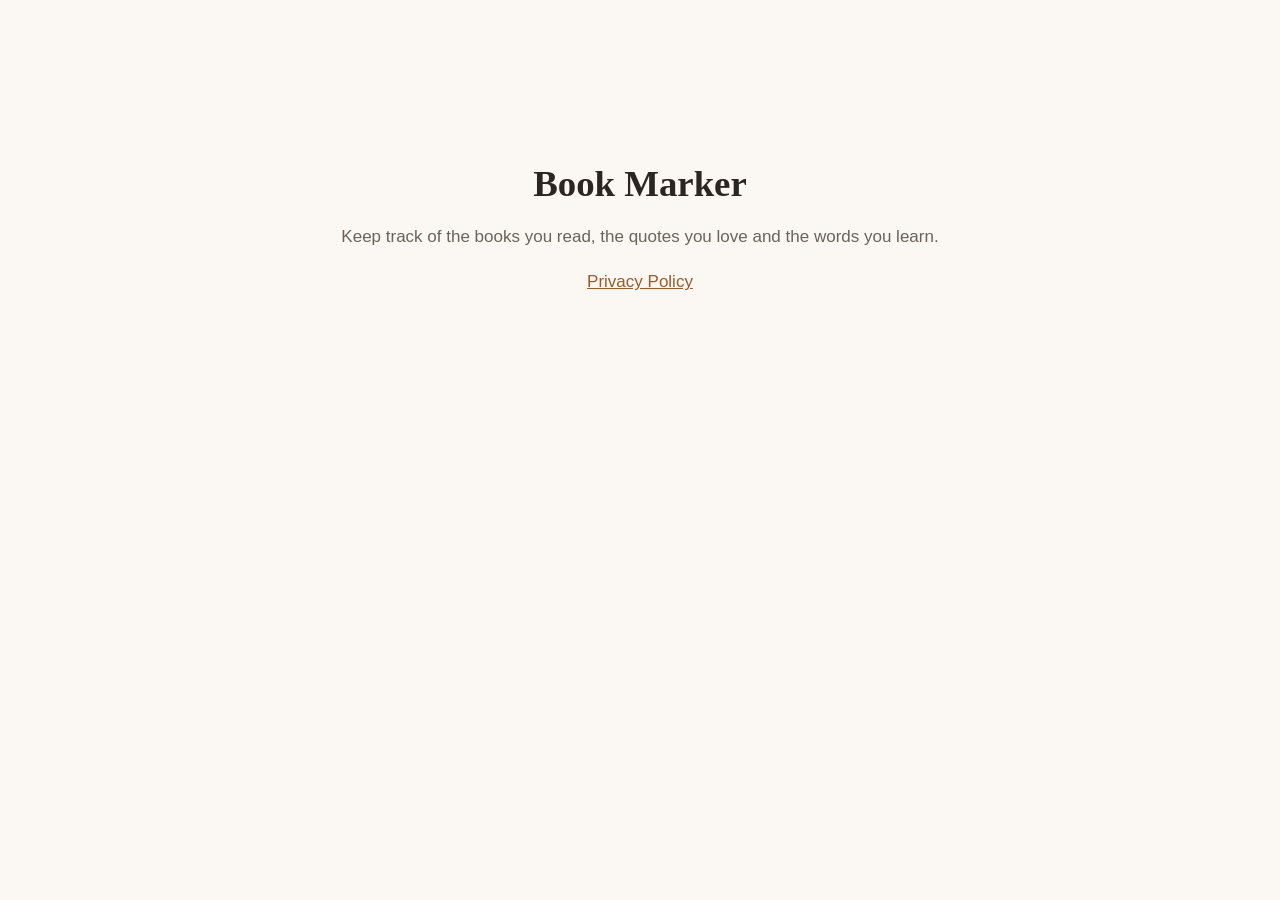
<file: docs/index.html>
<!DOCTYPE html>
<html lang="en">
<head>
  <meta charset="utf-8">
  <meta name="viewport" content="width=device-width, initial-scale=1">
  <title>Book Marker</title>
  <meta name="description" content="Book Marker — track your books, quotes and vocabulary.">
  <link rel="stylesheet" href="style.css">
</head>
<body>
  <main class="hero">
    <h1>Book Marker</h1>
    <p>Keep track of the books you read, the quotes you love and the words you learn.</p>
    <p><a href="privacy/">Privacy Policy</a></p>
  </main>
</body>
</html>
</file>
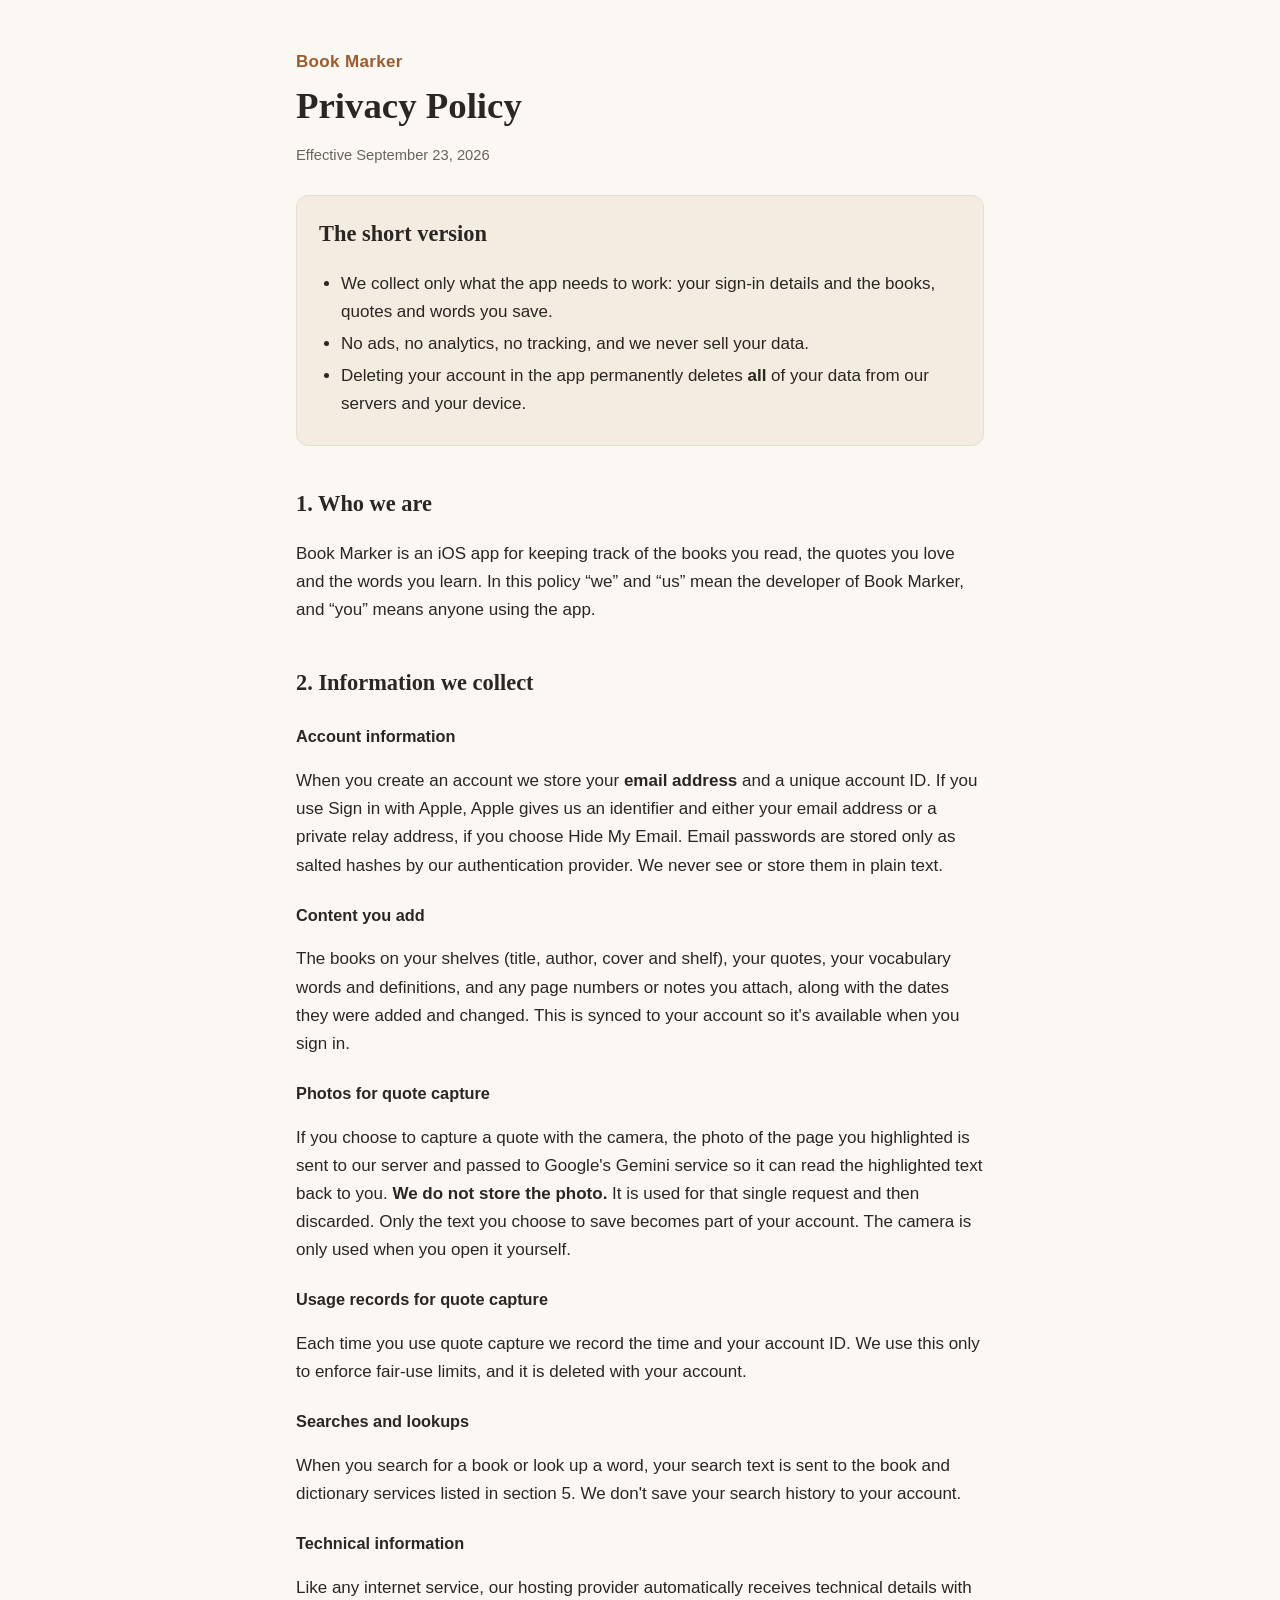
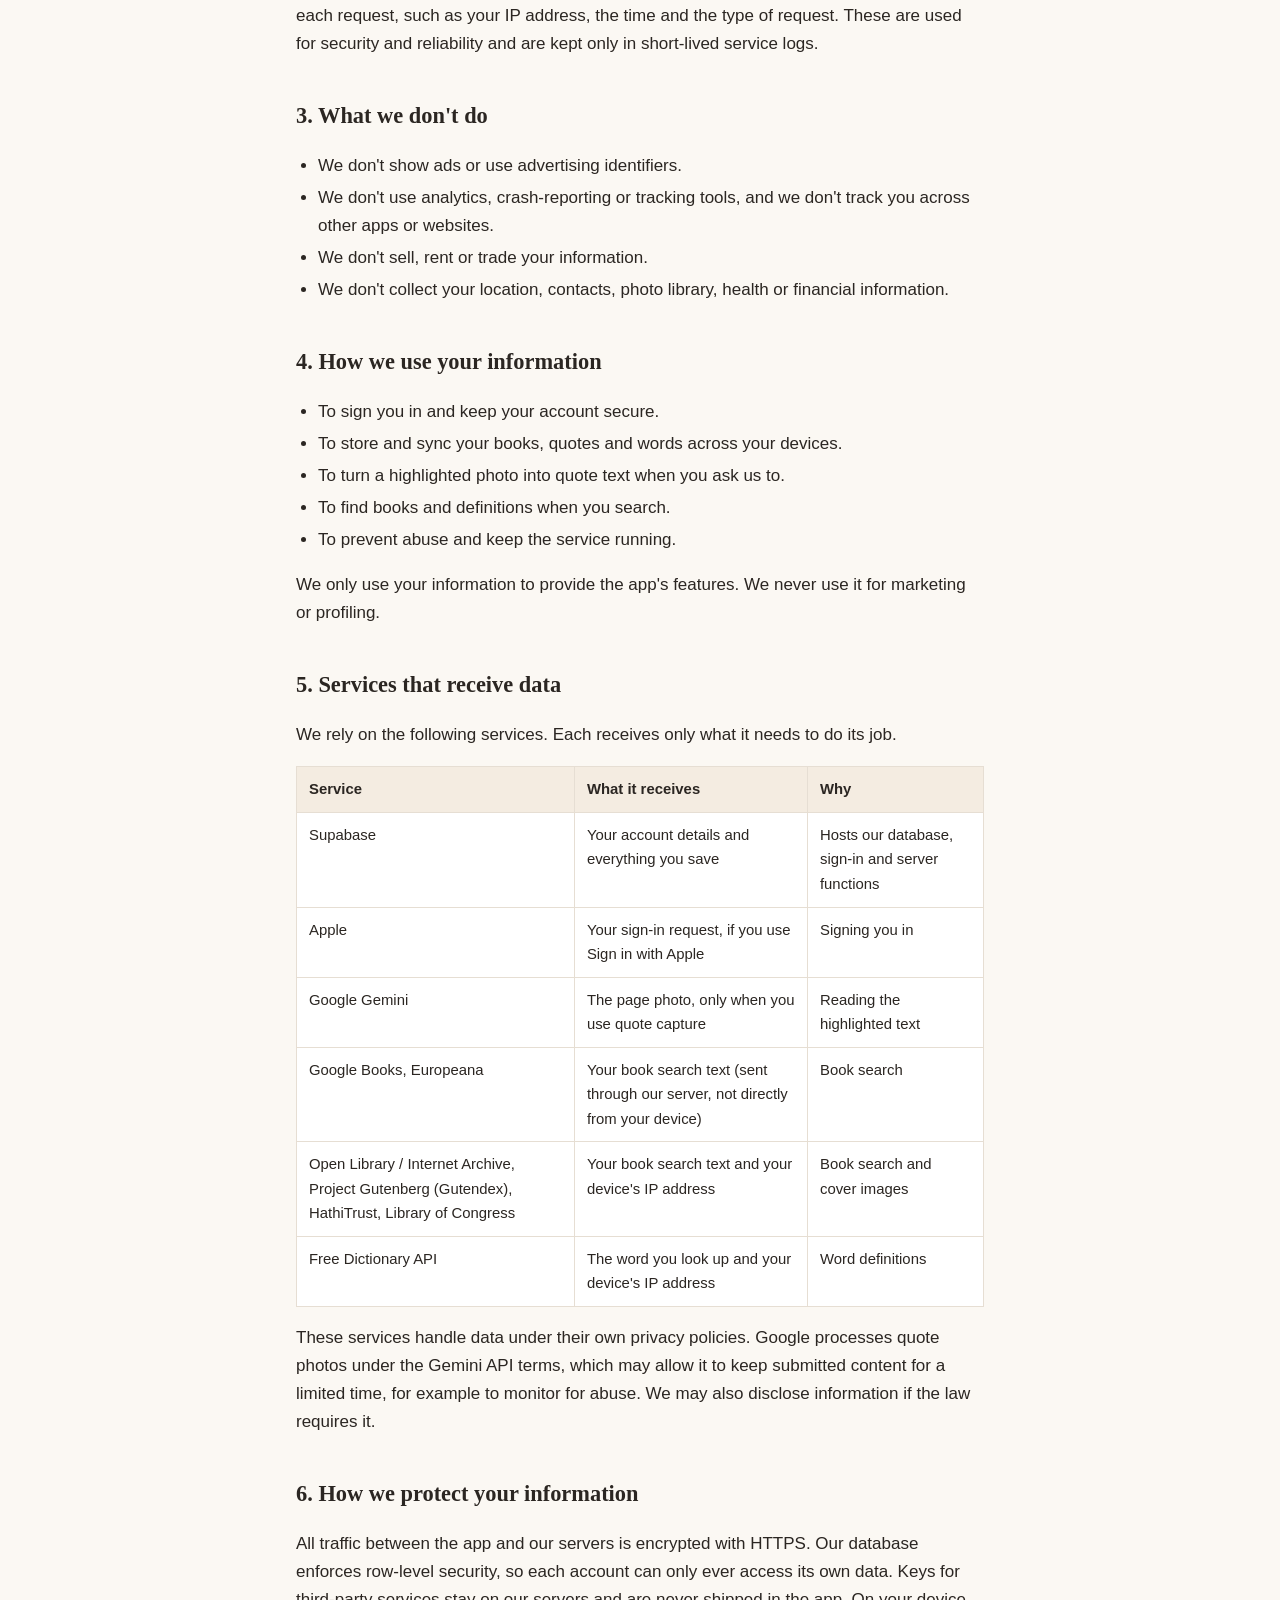
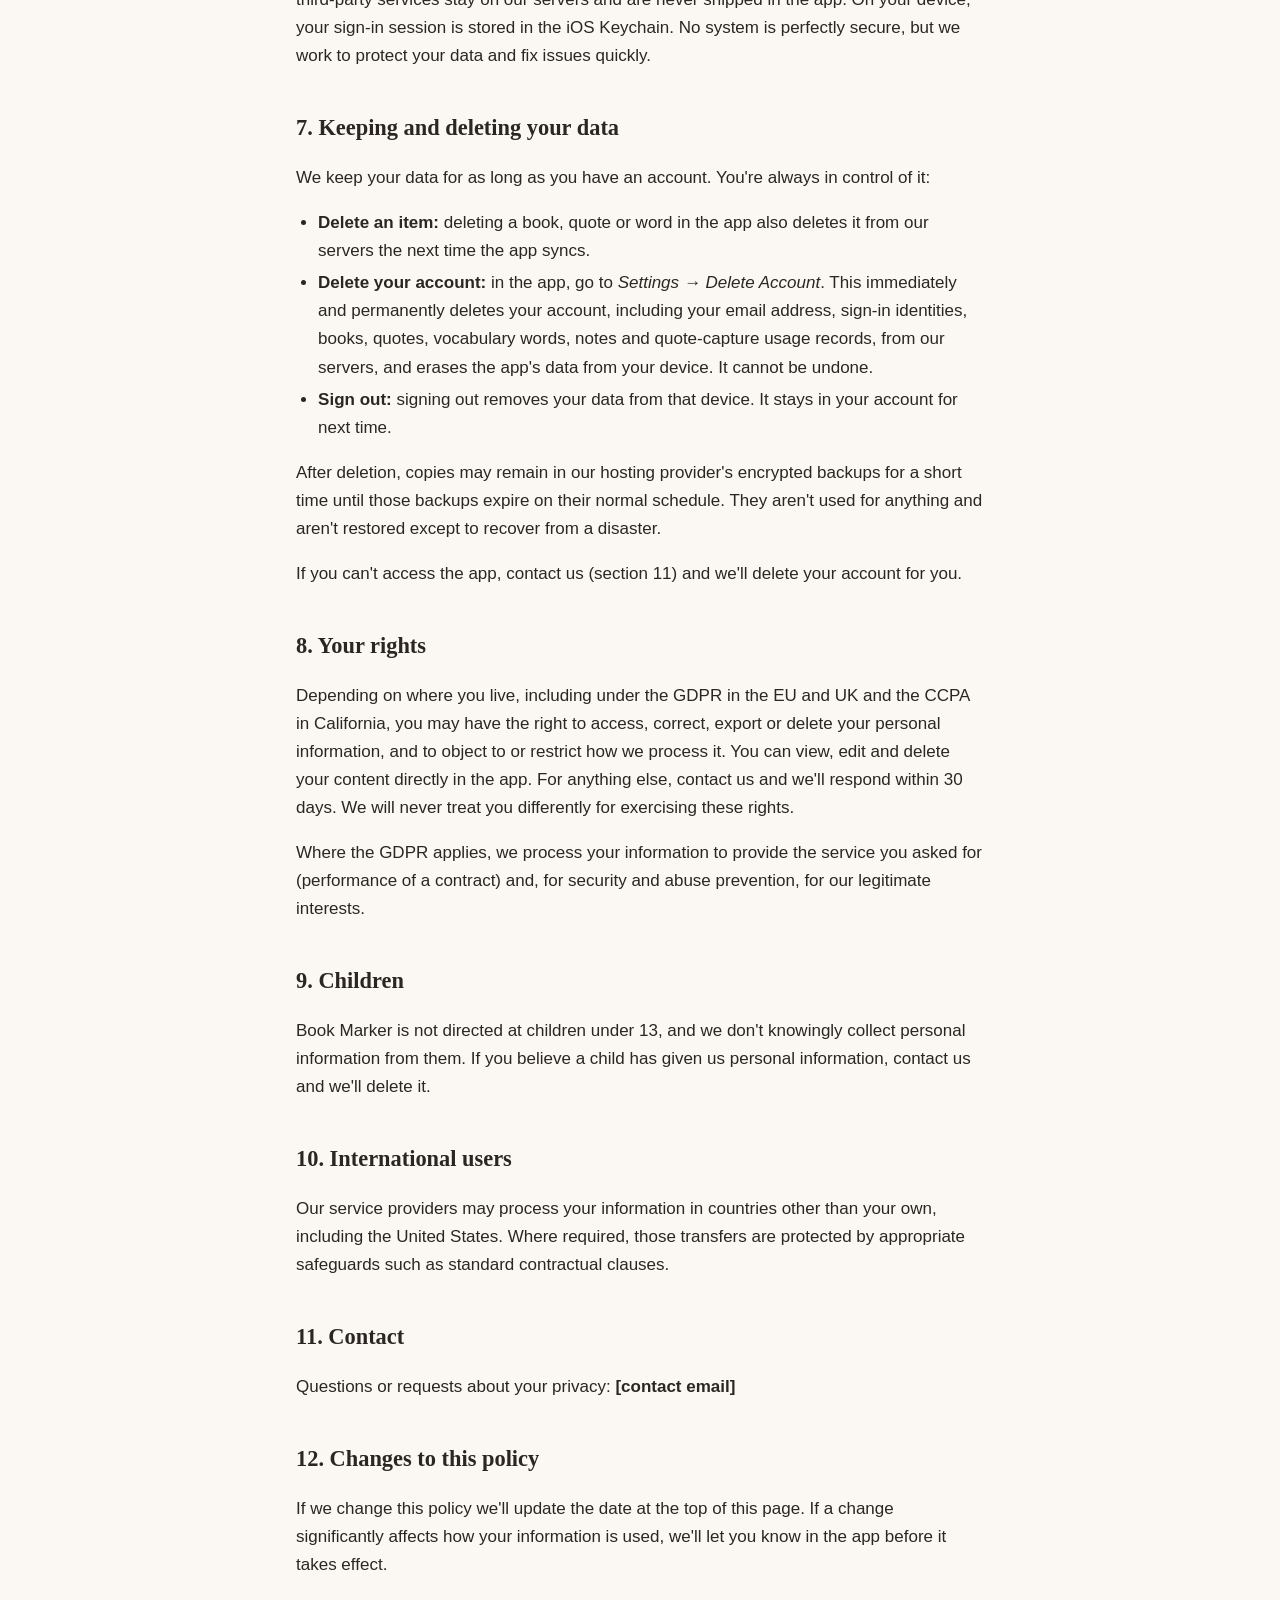
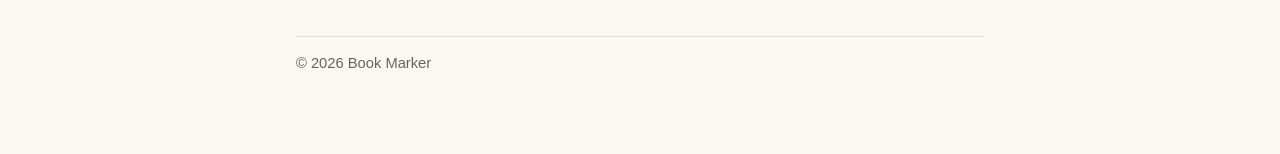
<file: docs/privacy/index.html>
<!DOCTYPE html>
<html lang="en">
<head>
  <meta charset="utf-8">
  <meta name="viewport" content="width=device-width, initial-scale=1">
  <title>Book Marker Privacy Policy</title>
  <meta name="description" content="How the Book Marker iOS app collects, uses, stores and deletes your information.">
  <link rel="stylesheet" href="../style.css">
</head>
<body>
  <main>
    <header>
      <a class="brand" href="../">Book Marker</a>
      <h1>Privacy Policy</h1>
      <p class="meta">Effective September 23, 2026</p>
    </header>

    <section class="summary" aria-label="Summary">
      <h2>The short version</h2>
      <ul>
        <li>We collect only what the app needs to work: your sign-in details and the books, quotes and words you save.</li>
        <li>No ads, no analytics, no tracking, and we never sell your data.</li>
        <li>Deleting your account in the app permanently deletes <strong>all</strong> of your data from our servers and your device.</li>
      </ul>
    </section>

    <section>
      <h2>1. Who we are</h2>
      <p>Book Marker is an iOS app for keeping track of the books you read, the quotes you love and the words you learn. In this policy “we” and “us” mean the developer of Book Marker, and “you” means anyone using the app.</p>
    </section>

    <section>
      <h2>2. Information we collect</h2>

      <h3>Account information</h3>
      <p>When you create an account we store your <strong>email address</strong> and a unique account ID. If you use Sign in with Apple, Apple gives us an identifier and either your email address or a private relay address, if you choose Hide My Email. Email passwords are stored only as salted hashes by our authentication provider. We never see or store them in plain text.</p>

      <h3>Content you add</h3>
      <p>The books on your shelves (title, author, cover and shelf), your quotes, your vocabulary words and definitions, and any page numbers or notes you attach, along with the dates they were added and changed. This is synced to your account so it's available when you sign in.</p>

      <h3>Photos for quote capture</h3>
      <p>If you choose to capture a quote with the camera, the photo of the page you highlighted is sent to our server and passed to Google's Gemini service so it can read the highlighted text back to you. <strong>We do not store the photo.</strong> It is used for that single request and then discarded. Only the text you choose to save becomes part of your account. The camera is only used when you open it yourself.</p>

      <h3>Usage records for quote capture</h3>
      <p>Each time you use quote capture we record the time and your account ID. We use this only to enforce fair-use limits, and it is deleted with your account.</p>

      <h3>Searches and lookups</h3>
      <p>When you search for a book or look up a word, your search text is sent to the book and dictionary services listed in section 5. We don't save your search history to your account.</p>

      <h3>Technical information</h3>
      <p>Like any internet service, our hosting provider automatically receives technical details with each request, such as your IP address, the time and the type of request. These are used for security and reliability and are kept only in short-lived service logs.</p>
    </section>

    <section>
      <h2>3. What we don't do</h2>
      <ul>
        <li>We don't show ads or use advertising identifiers.</li>
        <li>We don't use analytics, crash-reporting or tracking tools, and we don't track you across other apps or websites.</li>
        <li>We don't sell, rent or trade your information.</li>
        <li>We don't collect your location, contacts, photo library, health or financial information.</li>
      </ul>
    </section>

    <section>
      <h2>4. How we use your information</h2>
      <ul>
        <li>To sign you in and keep your account secure.</li>
        <li>To store and sync your books, quotes and words across your devices.</li>
        <li>To turn a highlighted photo into quote text when you ask us to.</li>
        <li>To find books and definitions when you search.</li>
        <li>To prevent abuse and keep the service running.</li>
      </ul>
      <p>We only use your information to provide the app's features. We never use it for marketing or profiling.</p>
    </section>

    <section>
      <h2>5. Services that receive data</h2>
      <p>We rely on the following services. Each receives only what it needs to do its job.</p>
      <div class="table-wrap">
        <table>
          <thead>
            <tr><th scope="col">Service</th><th scope="col">What it receives</th><th scope="col">Why</th></tr>
          </thead>
          <tbody>
            <tr><td>Supabase</td><td>Your account details and everything you save</td><td>Hosts our database, sign-in and server functions</td></tr>
            <tr><td>Apple</td><td>Your sign-in request, if you use Sign in with Apple</td><td>Signing you in</td></tr>
            <tr><td>Google Gemini</td><td>The page photo, only when you use quote capture</td><td>Reading the highlighted text</td></tr>
            <tr><td>Google Books, Europeana</td><td>Your book search text (sent through our server, not directly from your device)</td><td>Book search</td></tr>
            <tr><td>Open Library / Internet Archive, Project Gutenberg (Gutendex), HathiTrust, Library of Congress</td><td>Your book search text and your device's IP address</td><td>Book search and cover images</td></tr>
            <tr><td>Free Dictionary API</td><td>The word you look up and your device's IP address</td><td>Word definitions</td></tr>
          </tbody>
        </table>
      </div>
      <p>These services handle data under their own privacy policies. Google processes quote photos under the Gemini API terms, which may allow it to keep submitted content for a limited time, for example to monitor for abuse. We may also disclose information if the law requires it.</p>
    </section>

    <section>
      <h2>6. How we protect your information</h2>
      <p>All traffic between the app and our servers is encrypted with HTTPS. Our database enforces row-level security, so each account can only ever access its own data. Keys for third-party services stay on our servers and are never shipped in the app. On your device, your sign-in session is stored in the iOS Keychain. No system is perfectly secure, but we work to protect your data and fix issues quickly.</p>
    </section>

    <section id="deletion">
      <h2>7. Keeping and deleting your data</h2>
      <p>We keep your data for as long as you have an account. You're always in control of it:</p>
      <ul>
        <li><strong>Delete an item:</strong> deleting a book, quote or word in the app also deletes it from our servers the next time the app syncs.</li>
        <li><strong>Delete your account:</strong> in the app, go to <em>Settings → Delete Account</em>. This immediately and permanently deletes your account, including your email address, sign-in identities, books, quotes, vocabulary words, notes and quote-capture usage records, from our servers, and erases the app's data from your device. It cannot be undone.</li>
        <li><strong>Sign out:</strong> signing out removes your data from that device. It stays in your account for next time.</li>
      </ul>
      <p>After deletion, copies may remain in our hosting provider's encrypted backups for a short time until those backups expire on their normal schedule. They aren't used for anything and aren't restored except to recover from a disaster.</p>
      <p>If you can't access the app, contact us (section 11) and we'll delete your account for you.</p>
    </section>

    <section>
      <h2>8. Your rights</h2>
      <p>Depending on where you live, including under the GDPR in the EU and UK and the CCPA in California, you may have the right to access, correct, export or delete your personal information, and to object to or restrict how we process it. You can view, edit and delete your content directly in the app. For anything else, contact us and we'll respond within 30 days. We will never treat you differently for exercising these rights.</p>
      <p>Where the GDPR applies, we process your information to provide the service you asked for (performance of a contract) and, for security and abuse prevention, for our legitimate interests.</p>
    </section>

    <section>
      <h2>9. Children</h2>
      <p>Book Marker is not directed at children under 13, and we don't knowingly collect personal information from them. If you believe a child has given us personal information, contact us and we'll delete it.</p>
    </section>

    <section>
      <h2>10. International users</h2>
      <p>Our service providers may process your information in countries other than your own, including the United States. Where required, those transfers are protected by appropriate safeguards such as standard contractual clauses.</p>
    </section>

    <section>
      <h2>11. Contact</h2>
      <!-- TODO before publishing: replace the placeholder with a real contact address. -->
      <p>Questions or requests about your privacy: <strong>[contact email]</strong></p>
    </section>

    <section>
      <h2>12. Changes to this policy</h2>
      <p>If we change this policy we'll update the date at the top of this page. If a change significantly affects how your information is used, we'll let you know in the app before it takes effect.</p>
    </section>

    <footer>
      <p>© 2026 Book Marker</p>
    </footer>
  </main>
</body>
</html>
</file>
<file: docs/style.css>
:root {
  --bg: #fbf8f3;
  --surface: #ffffff;
  --text: #2b2622;
  --muted: #6b625a;
  --accent: #9a5b2d;
  --border: #e6ded3;
  --summary-bg: #f4ece1;
  color-scheme: light dark;
}
@media (prefers-color-scheme: dark) {
  :root {
    --bg: #1b1917;
    --surface: #24211e;
    --text: #ece6de;
    --muted: #a89e93;
    --accent: #e0a36f;
    --border: #3a3530;
    --summary-bg: #2c2722;
  }
}
* { box-sizing: border-box; }
html { -webkit-text-size-adjust: 100%; }
body {
  margin: 0;
  background: var(--bg);
  color: var(--text);
  font: 17px/1.65 -apple-system, BlinkMacSystemFont, "Segoe UI", Roboto, "Helvetica Neue", Arial, sans-serif;
}
main { max-width: 720px; margin: 0 auto; padding: 48px 16px 64px; }
.brand {
  display: inline-block;
  color: var(--accent);
  font-weight: 600;
  text-decoration: none;
  letter-spacing: .02em;
  margin-bottom: 8px;
}
h1 { font-family: Georgia, "Times New Roman", serif; font-size: 2.3rem; line-height: 1.2; margin: 0 0 4px; }
h2 { font-family: Georgia, "Times New Roman", serif; font-size: 1.4rem; margin: 40px 0 8px; }
h3 { font-size: 1.02rem; margin: 22px 0 4px; }
p, li { color: var(--text); }
.meta, footer p { color: var(--muted); font-size: .92rem; }
a { color: var(--accent); }
ul { padding-left: 1.3em; }
li { margin: 4px 0; }
.summary {
  background: var(--summary-bg);
  border: 1px solid var(--border);
  border-radius: 12px;
  padding: 4px 22px 10px;
  margin-top: 28px;
}
.summary h2 { margin-top: 16px; }
.table-wrap { overflow-x: auto; margin: 12px 0; }
table { width: 100%; border-collapse: collapse; background: var(--surface); font-size: .93rem; }
th, td { text-align: left; vertical-align: top; padding: 10px 12px; border: 1px solid var(--border); }
th { background: var(--summary-bg); }
footer { margin-top: 56px; border-top: 1px solid var(--border); }
.hero { text-align: center; padding-top: 18vh; }
.hero p { color: var(--muted); }
</file>
